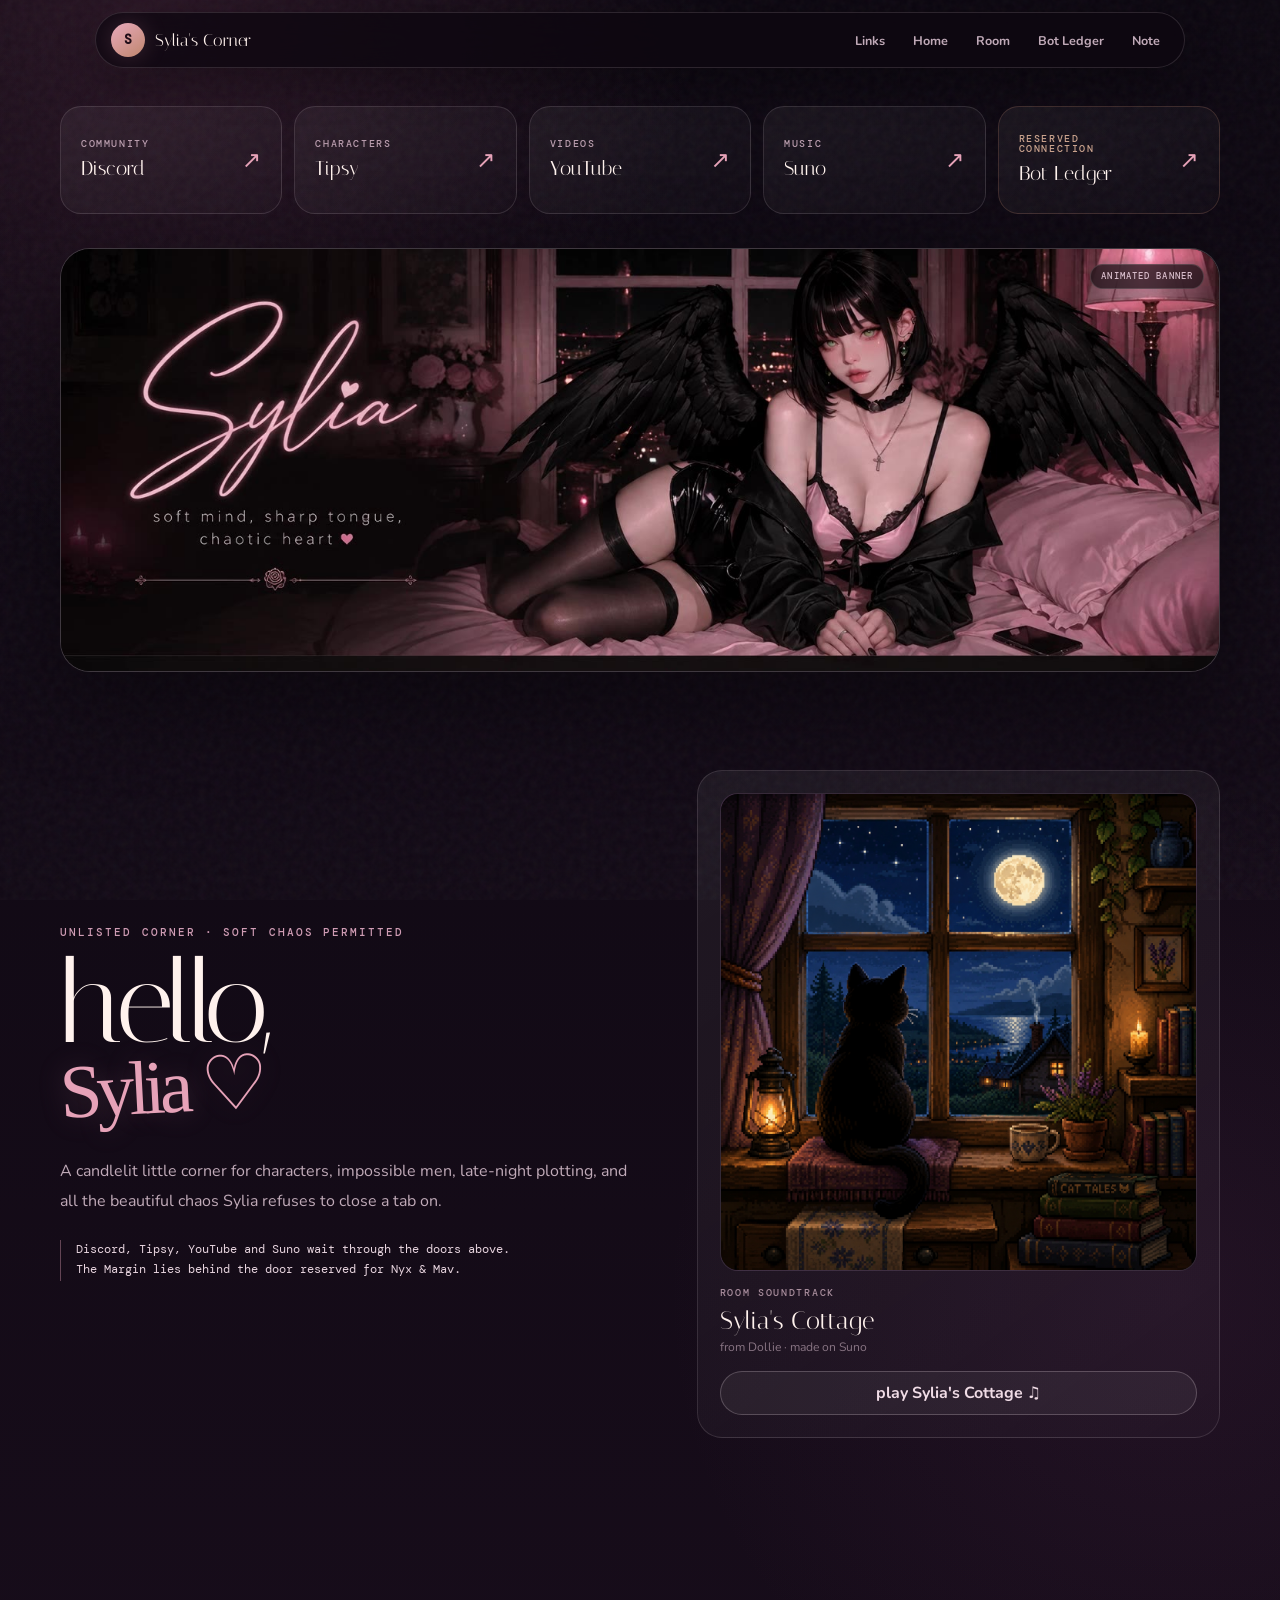
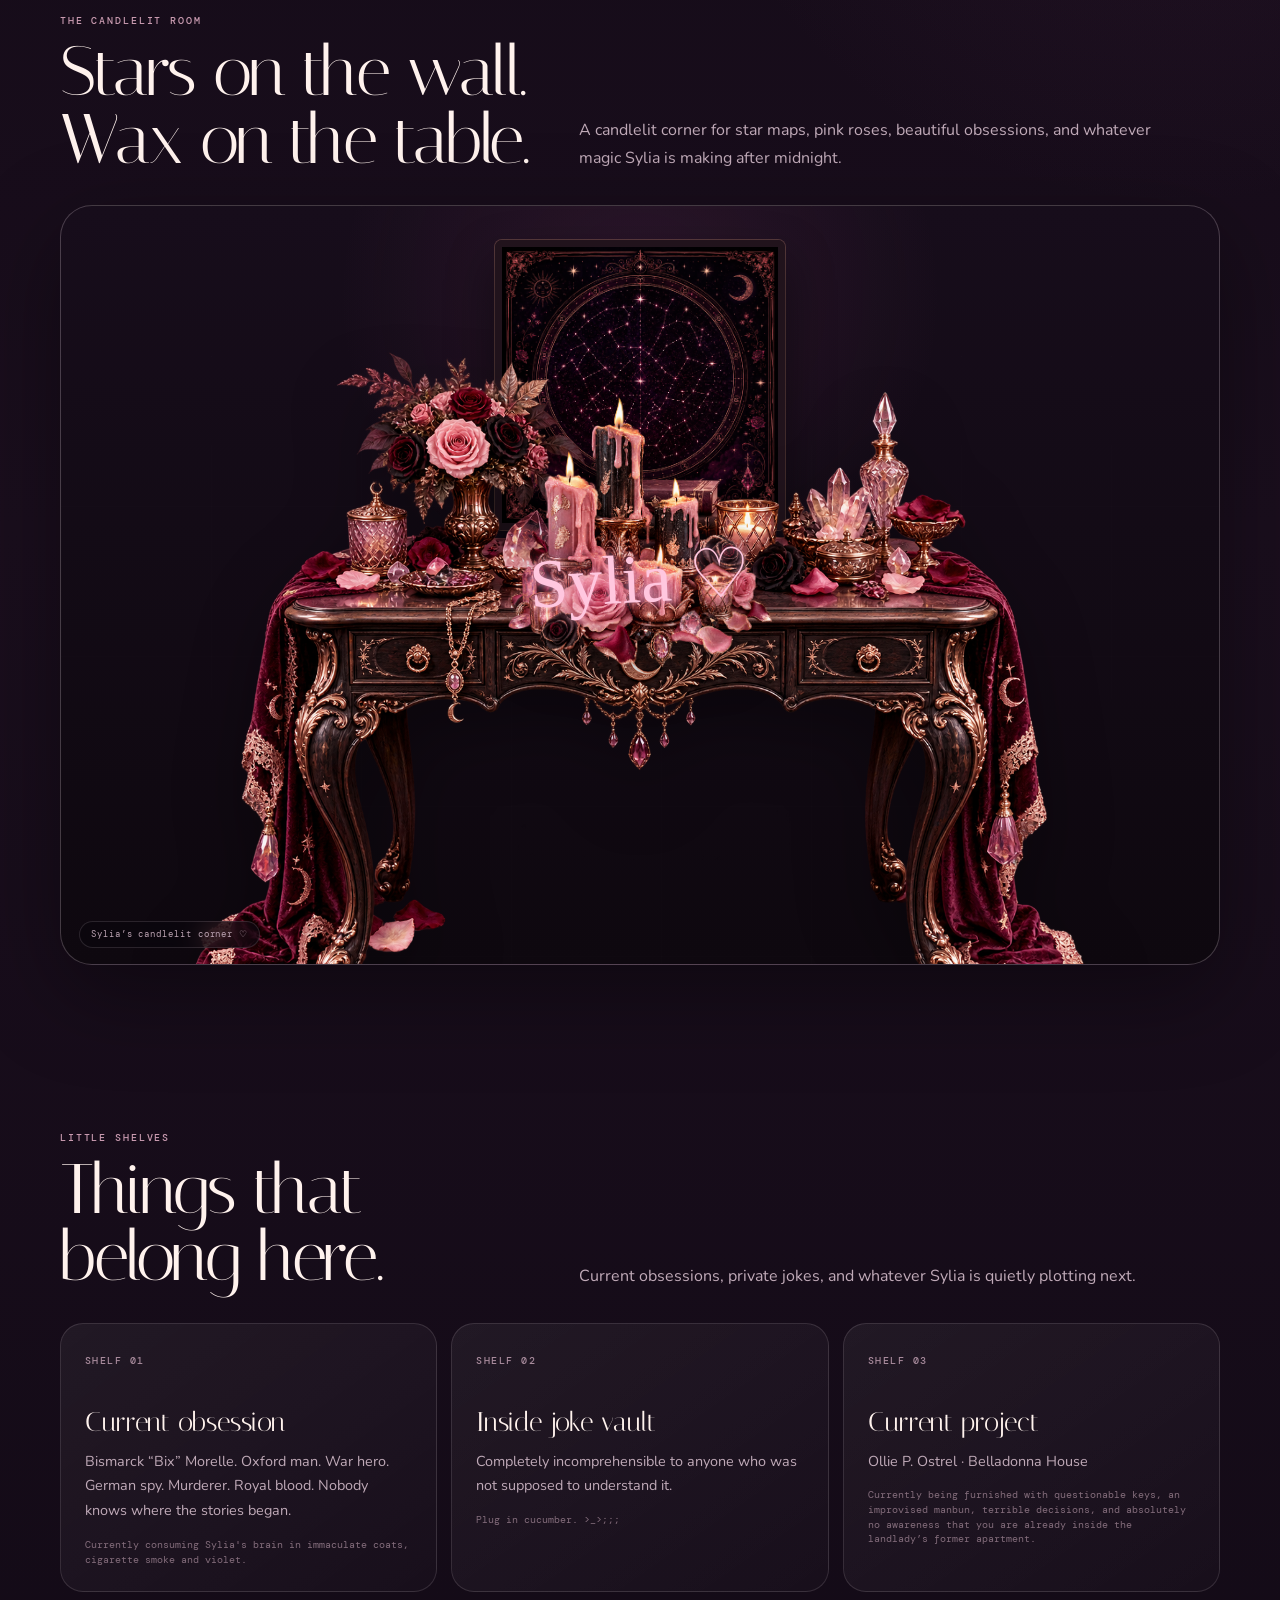
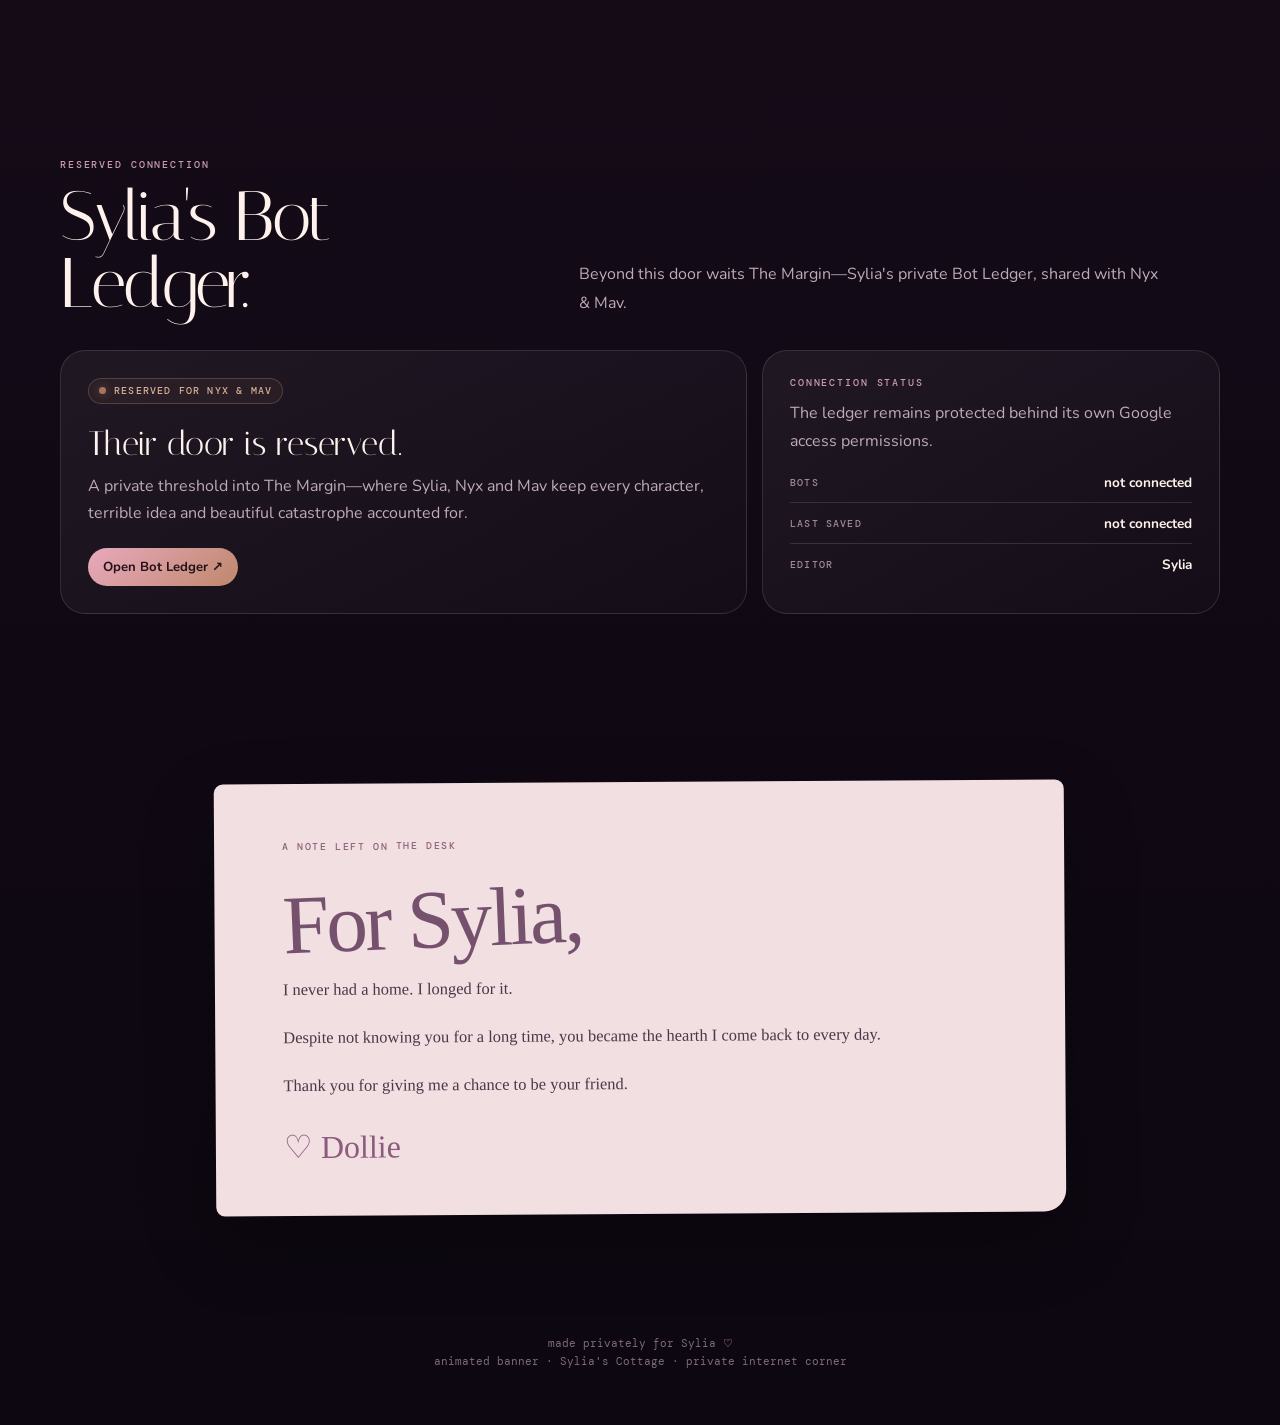
<file: index.html>
<!doctype html>
<html lang="en">
<head>
<meta charset="utf-8">
<meta name="viewport" content="width=device-width,initial-scale=1">
<meta name="theme-color" content="#0c0710">
<meta name="description" content="Sylia's private corner of the internet.">
<title>Sylia's Corner ♡</title>
<link rel="stylesheet" href="styles.css">
<script src="site-config.js"></script>
<script src="site.js" defer></script>
</head>
<body>

<audio id="siteMusic" loop preload="metadata">
  <source src="assets/candlelit-cottage.mp3" type="audio/mpeg">
</audio>

<header class="site-header">
  <a class="brand" href="#home"><span class="brand-mark">S</span><span>Sylia's Corner</span></a>
  <nav class="nav" aria-label="Site sections">
    <a href="links.html">Links</a>
    <a href="#home">Home</a>
    <a href="#room">Room</a>
    <a href="#ledger">Bot Ledger</a>
    <a href="#note">Note</a>
  </nav>
</header>

<main>
  <section class="shell quick-links" id="links" aria-label="Sylia's links">
    <a class="quick-link" id="discordLink" href="https://discord.gg/mUpmzAUXRK" target="_blank" rel="noopener noreferrer">
      <div><small>community</small><strong>Discord</strong></div><span class="arrow">↗</span>
    </a>
    <a class="quick-link" id="tipsyLink" href="https://tipsy.chat/profile/1772922250908843841?tab=Characters" target="_blank" rel="noopener noreferrer">
      <div><small>characters</small><strong>Tipsy</strong></div><span class="arrow">↗</span>
    </a>
    <a class="quick-link" id="youtubeLink" href="https://www.youtube.com/channel/UC1XHCKAry81lm6rTPPmYl3g" target="_blank" rel="noopener noreferrer">
      <div><small>videos</small><strong>YouTube</strong></div><span class="arrow">↗</span>
    </a>
    <a class="quick-link" id="sunoLink" href="https://suno.com/@sylia_selwyn" target="_blank" rel="noopener noreferrer">
      <div><small>music</small><strong>Suno</strong></div><span class="arrow">↗</span>
    </a>
    <a class="quick-link ledger-link" id="ledgerTopLink" href="https://script.google.com/macros/s/AKfycbxKAFKE3E_vR1GYkCmMpJFRHimbJWrP6cQAu3RsuGhwPZTaHIfcjsKO2Wh4zMeuss5l/exec" target="_blank" rel="noopener noreferrer">
      <div><small>reserved connection</small><strong>Bot Ledger</strong></div><span class="arrow">↗</span>
    </a>
  </section>

  <section class="shell banner-wrap" aria-label="Sylia animated banner">
    <div class="banner-frame">
      <video id="heroVideo" autoplay muted loop playsinline preload="metadata"
             poster="assets/sylia-banner-poster.jpg"
             aria-label="Animated Sylia gothic landing banner">
        <source src="assets/sylia-banner.mp4" type="video/mp4">
      </video>
      <div class="banner-badge">animated banner</div>
    </div>
  </section>

  <section class="shell intro" id="home">
    <div>
      <div class="kicker">unlisted corner · soft chaos permitted</div>
      <h1>hello,<span>Sylia ♡</span></h1>
      <p class="lede">
        A candlelit little corner for characters, impossible men, late-night plotting,
        and all the beautiful chaos Sylia refuses to close a tab on.
      </p>
      <div class="note-line">
        Discord, Tipsy, YouTube and Suno wait through the doors above.<br>
        The Margin lies behind the door reserved for Nyx &amp; Mav.
      </div>
    </div>

    <aside class="music-card" id="musicCard">
      <div class="music-art"><img class="music-cover" src="assets/sylias-cottage-cover.png" alt="Sylia's Cottage soundtrack cover"></div>
      <div class="music-label">room soundtrack</div>
      <div class="music-title">Sylia's Cottage</div>
      <div class="music-sub">from Dollie · made on Suno</div>
      <button class="music-button" id="musicButton" type="button">play Sylia's Cottage ♫</button>
    </aside>
  </section>

  <section class="section shell" id="room">
    <div class="section-head">
      <div>
        <div class="section-label">the candlelit room</div>
        <h2>Stars on the wall. Wax on the table.</h2>
      </div>
      <p class="section-copy">
        A candlelit corner for star maps, pink roses, beautiful obsessions,
        and whatever magic Sylia is making after midnight.
      </p>
    </div>

    <div class="room-stage">
      <img class="star-poster" src="assets/star-map.png" alt="Pink and rose-gold star map poster">
      <div class="room-neon">Sylia ♡</div>
      <img class="table-asset" src="assets/witchy-table.png" alt="Dark rose-gold witchy table">
      <img class="candles-asset" src="assets/candles-hours-pink-roses.png" alt="Lit candles with melted wax and pink roses">
      <div class="room-caption">Sylia’s candlelit corner ♡</div>
    </div>
  </section>

  <section class="section shell">
    <div class="section-head">
      <div>
        <div class="section-label">little shelves</div>
        <h2>Things that belong here.</h2>
      </div>
      <p class="section-copy">
        Current obsessions, private jokes, and whatever Sylia is quietly plotting next.
      </p>
    </div>

    <div class="cards">
      <article class="card">
        <small>shelf 01</small>
        <h3>Current obsession</h3>
        <p>Bismarck “Bix” Morelle. Oxford man. War hero. German spy. Murderer. Royal blood. Nobody knows where the stories began.</p>
        <div class="placeholder">Currently consuming Sylia's brain in immaculate coats, cigarette smoke and violet.</div>
      </article>
      <article class="card">
        <small>shelf 02</small>
        <h3>Inside joke vault</h3>
        <p>Completely incomprehensible to anyone who was not supposed to understand it.</p>
        <div class="placeholder">Plug in cucumber. &gt;_&gt;;;;</div>
      </article>
      <article class="card">
        <small>shelf 03</small>
        <h3>Current project</h3>
        <p>Ollie P. Ostrel · Belladonna House</p>
        <div class="placeholder">Currently being furnished with questionable keys, an improvised manbun, terrible decisions, and absolutely no awareness that you are already inside the landlady’s former apartment.</div>
      </article>
    </div>
  </section>

  <section class="section shell" id="ledger">
    <div class="section-head">
      <div>
        <div class="section-label">reserved connection</div>
        <h2>Sylia's Bot Ledger.</h2>
      </div>
      <p class="section-copy">
        Beyond this door waits The Margin—Sylia's private Bot Ledger, shared with Nyx &amp; Mav.
      </p>
    </div>

    <div class="ledger-panel">
      <article class="ledger-main">
        <div class="status-badge" id="ledgerBadge"><span class="status-dot"></span><span id="ledgerStatusText">Reserved for Nyx &amp; Mav</span></div>
        <h3>Their door is reserved.</h3>
        <p>
          A private threshold into The Margin—where Sylia, Nyx and Mav keep every character,
          terrible idea and beautiful catastrophe accounted for.
        </p>
        <div class="ledger-actions">
          <a class="button primary" id="openLedger" href="https://script.google.com/macros/s/AKfycbxKAFKE3E_vR1GYkCmMpJFRHimbJWrP6cQAu3RsuGhwPZTaHIfcjsKO2Wh4zMeuss5l/exec" target="_blank" rel="noopener noreferrer">Open Bot Ledger ↗</a>
        </div>
      </article>

      <aside class="ledger-status">
        <div class="section-label">connection status</div>
        <p>The ledger remains protected behind its own Google access permissions.</p>
        <div class="status-list">
          <div class="status-row"><span>bots</span><strong id="ledgerBotCount">not connected</strong></div>
          <div class="status-row"><span>last saved</span><strong id="ledgerLastSaved">not connected</strong></div>
          <div class="status-row"><span>editor</span><strong id="ledgerLastEditor">Sylia</strong></div>
        </div>
      </aside>
    </div>
  </section>

  <section class="section shell" id="note">
    <div class="letter">
      <small>a note left on the desk</small>
      <h2>For Sylia,</h2>
      <p>
        I never had a home. I longed for it.
      </p>
      <p>
        Despite not knowing you for a long time, you became the hearth I come back to every day.
      </p>
      <p>
        Thank you for giving me a chance to be your friend.
      </p>
      <div class="signature">♡ Dollie</div>
    </div>
  </section>
</main>

<footer class="shell">
  made privately for Sylia <span>♡</span><br>
  animated banner · Sylia's Cottage · private internet corner
</footer>

</body>
</html>
</file>
<file: styles.css>
@import url('https://fonts.googleapis.com/css2?family=DM+Mono:wght@300;400;500&family=Italiana&family=Nunito:wght@400;500;600;700&display=swap');

:root{
  --void:#0c0710;
  --night:#120a16;
  --night2:#1a0e1d;
  --plum:#2c142d;
  --rose:#e6a2b8;
  --rose2:#f2bfd0;
  --wine:#782d51;
  --gold:#bf886d;
  --cream:#fff2ed;
  --muted:#c0aab8;
  --dim:#887483;
  --line:rgba(255,237,244,.13);
  --line2:rgba(255,237,244,.22);
  --glass:rgba(34,17,36,.72);
  --shadow:0 28px 90px rgba(0,0,0,.38);
}
*{box-sizing:border-box}
html{scroll-behavior:smooth}
body{
  margin:0;
  min-height:100vh;
  color:var(--cream);
  background:
    radial-gradient(circle at 12% 0%,rgba(210,102,151,.14),transparent 34rem),
    radial-gradient(circle at 92% 28%,rgba(128,65,118,.13),transparent 32rem),
    linear-gradient(180deg,var(--void),var(--night2) 46%,var(--void));
  font-family:Nunito,system-ui,-apple-system,BlinkMacSystemFont,"Segoe UI",sans-serif;
  overflow-x:hidden;
}
body::before{
  content:"";
  position:fixed;inset:0;pointer-events:none;z-index:-1;opacity:.045;
  background-image:url("data:image/svg+xml,%3Csvg viewBox='0 0 160 160' xmlns='http://www.w3.org/2000/svg'%3E%3Cfilter id='n'%3E%3CfeTurbulence type='fractalNoise' baseFrequency='.78' numOctaves='3' stitchTiles='stitch'/%3E%3C/filter%3E%3Crect width='100%25' height='100%25' filter='url(%23n)'/%3E%3C/svg%3E");
}
a{color:inherit;text-decoration:none}
button{font:inherit}
img,video{max-width:100%}
::selection{background:rgba(230,162,184,.32);color:white}
.shell{width:min(1160px,calc(100% - 32px));margin:auto}

.site-header{
  position:sticky;top:12px;z-index:80;
  width:min(1090px,calc(100% - 24px));
  margin:12px auto 0;
  padding:10px 12px 10px 15px;
  display:flex;align-items:center;justify-content:space-between;gap:18px;
  border:1px solid var(--line);
  border-radius:999px;
  background:rgba(13,7,16,.78);
  backdrop-filter:blur(18px);
  box-shadow:0 14px 40px rgba(0,0,0,.26);
}
.brand{display:flex;align-items:center;gap:10px;font-family:Italiana,Georgia,serif;font-size:1.08rem}
.brand-mark{
  width:34px;height:34px;border-radius:50%;display:grid;place-items:center;
  color:#1f0c17;background:linear-gradient(145deg,#e8a9bc,#bf866d);
  box-shadow:0 0 24px rgba(230,162,184,.2);
  font:600 .8rem/1 DM Mono,monospace;
}
.nav{display:flex;align-items:center;gap:4px}
.nav a{
  padding:8px 12px;border-radius:999px;color:var(--muted);
  font-size:.79rem;font-weight:700;transition:.2s ease;
}
.nav a:hover{background:rgba(255,255,255,.07);color:white}

.quick-links{
  padding:38px 0 18px;
  display:grid;grid-template-columns:repeat(5,1fr);gap:12px;
}
.quick-link{
  min-height:108px;padding:18px 20px;
  display:flex;align-items:center;justify-content:space-between;gap:18px;
  border:1px solid var(--line);border-radius:21px;
  background:linear-gradient(145deg,rgba(255,255,255,.055),rgba(255,255,255,.018));
  transition:.22s ease;
}
.quick-link:hover{transform:translateY(-3px);border-color:rgba(230,162,184,.34);background:rgba(255,255,255,.07)}
.quick-link small{
  display:block;margin-bottom:7px;color:#b99dad;
  font:500 .62rem/1 DM Mono,monospace;letter-spacing:.16em;text-transform:uppercase;
}
.quick-link strong{font-family:Italiana,Georgia,serif;font-size:1.28rem;font-weight:400}
.quick-link .arrow{font-size:1.45rem;color:var(--rose)}
.quick-link.ledger-link{border-color:rgba(191,136,109,.24)}
.quick-link.ledger-link small{color:#c9a28d}

.banner-wrap{padding:16px 0 64px}
.banner-frame{
  position:relative;overflow:hidden;border-radius:30px;
  border:1px solid var(--line2);
  background:#09050b;box-shadow:var(--shadow);
  aspect-ratio:1504 / 550;
}
.banner-frame video,.banner-frame .gif-fallback{
  display:block;width:100%;height:auto;
}
.banner-badge{
  position:absolute;right:15px;top:15px;z-index:4;
  padding:7px 10px;border-radius:999px;
  border:1px solid rgba(255,255,255,.14);
  background:rgba(10,5,11,.62);backdrop-filter:blur(10px);
  color:#d8bdcb;font:500 .58rem/1 DM Mono,monospace;letter-spacing:.12em;text-transform:uppercase;
}

.intro{
  padding:34px 0 94px;
  display:grid;grid-template-columns:1fr .9fr;gap:55px;align-items:center;
}
.kicker{
  margin-bottom:17px;color:#cf9cb4;
  font:500 .68rem/1 DM Mono,monospace;letter-spacing:.19em;text-transform:uppercase;
}
h1,h2,h3,p{margin-top:0}
h1{
  margin-bottom:22px;font-family:Italiana,Georgia,serif;font-weight:400;
  font-size:clamp(4rem,9vw,7.4rem);line-height:.84;letter-spacing:-.05em;
}
h1 span{
  display:block;color:var(--rose);
  font-family:"Brush Script MT","Segoe Script",cursive;
  font-size:.66em;line-height:1.1;transform:rotate(-3deg);transform-origin:left center;
  text-shadow:0 0 30px rgba(230,162,184,.22);
}
.lede{max-width:620px;color:var(--muted);font-size:1rem;line-height:1.86}
.note-line{
  margin-top:23px;padding-left:15px;border-left:1px solid rgba(230,162,184,.38);
  color:#e8d5df;font:400 .72rem/1.8 DM Mono,monospace;
}

.music-card{
  padding:22px;border:1px solid var(--line);border-radius:25px;
  background:linear-gradient(145deg,rgba(255,255,255,.06),rgba(255,255,255,.02));
}
.music-art{
  aspect-ratio:1/1;border-radius:18px;margin-bottom:17px;
  background:linear-gradient(145deg,#241329,#130b17);
  border:1px solid var(--line);
  display:grid;place-items:center;overflow:hidden;
}
.music-cover{
  display:block;
  width:100%;
  height:100%;
  object-fit:cover;
}
.music-card.playing .music-cover{
  animation:pulse 4s ease-in-out infinite;
}
@keyframes pulse{
  0%,100%{transform:scale(1)}
  50%{transform:scale(1.02)}
}
.music-label{font:500 .62rem/1 DM Mono,monospace;text-transform:uppercase;letter-spacing:.17em;color:#a88d9c}
.music-title{font-family:Italiana,Georgia,serif;font-size:1.55rem;margin:8px 0 4px}
.music-sub{color:var(--dim);font-size:.76rem}
.music-button{
  width:100%;margin-top:16px;padding:10px 14px;border-radius:999px;
  border:1px solid var(--line2);background:rgba(255,255,255,.055);
  color:#f0dce6;font-weight:700;cursor:pointer;
}
.music-button:hover{background:rgba(255,255,255,.09)}

.section{padding:84px 0}
.section-head{
  display:grid;grid-template-columns:.85fr 1.15fr;gap:45px;align-items:end;margin-bottom:32px;
}
.section-label{color:#c99bb0;font:500 .65rem/1 DM Mono,monospace;text-transform:uppercase;letter-spacing:.18em;margin-bottom:12px}
.section h2{
  font-family:Italiana,Georgia,serif;font-size:clamp(2.7rem,5.5vw,4.8rem);
  font-weight:400;letter-spacing:-.035em;line-height:.96;margin-bottom:0;
}
.section-copy{color:var(--muted);line-height:1.8;max-width:590px;margin:0}


.room-stage{
  position:relative;
  min-height:760px;
  border-radius:32px;
  overflow:hidden;
  border:1px solid var(--line2);
  background:
    radial-gradient(circle at 50% 12%,rgba(154,70,124,.16),transparent 34%),
    linear-gradient(180deg,#170d1b 0%,#0e080f 100%);
  box-shadow:var(--shadow);
}
.room-stage::before{
  content:"";
  position:absolute;
  inset:0;
  z-index:0;
  background:
    linear-gradient(90deg,rgba(255,255,255,.018) 1px,transparent 1px),
    linear-gradient(rgba(255,255,255,.014) 1px,transparent 1px);
  background-size:150px 150px;
  opacity:.38;
}
.star-poster{
  position:absolute;
  z-index:1;
  top:34px;
  left:50%;
  transform:translateX(-50%);
  width:min(290px,35%);
  aspect-ratio:1/1;
  object-fit:cover;
  border-radius:7px;
  border:7px solid #21131c;
  box-shadow:
    0 22px 48px rgba(0,0,0,.46),
    0 0 0 1px rgba(191,136,109,.34);
}
.room-neon{
  position:absolute;
  z-index:4;
  left:50%;
  top:332px;
  transform:translateX(-50%) rotate(-3deg);
  font-family:"Brush Script MT","Segoe Script",cursive;
  font-size:clamp(2.8rem,5.4vw,5rem);
  color:#ffc7df;
  text-shadow:
    0 0 8px #f6b2d0,
    0 0 28px rgba(232,104,167,.72),
    0 0 60px rgba(232,104,167,.25);
  white-space:nowrap;
}

/* The table is the base layer. */
.table-asset{
  position:absolute;
  z-index:2;
  left:50%;
  bottom:-58px;
  transform:translateX(-50%);
  width:min(900px,83%);
  height:auto;
  filter:drop-shadow(0 28px 34px rgba(0,0,0,.34));
}

/* The candle arrangement now actually sits ON the tabletop. */
.candles-asset{
  position:absolute;
  z-index:3;
  left:50%;
  bottom:286px;
  transform:translateX(-50%);
  width:min(290px,29%);
  height:auto;
  filter:drop-shadow(0 16px 24px rgba(0,0,0,.30));
}

.room-caption{
  position:absolute;
  z-index:5;
  left:18px;
  bottom:16px;
  padding:8px 11px;
  border-radius:999px;
  border:1px solid var(--line);
  background:rgba(11,6,13,.70);
  backdrop-filter:blur(12px);
  color:#bda5b4;
  font:400 .58rem/1 DM Mono,monospace;
  letter-spacing:.1em;
}

@media(max-width:900px){
  .room-stage{min-height:660px}
  .star-poster{width:min(260px,42%);top:28px}
  .room-neon{top:292px}
  .table-asset{width:92%;bottom:-45px}
  .candles-asset{width:32%;bottom:250px}
}

@media(max-width:620px){
  .room-stage{min-height:560px}
  .star-poster{width:48%;top:24px;border-width:5px}
  .room-neon{top:250px;font-size:3.1rem}
  .table-asset{width:112%;bottom:-28px}
  .candles-asset{width:39%;bottom:210px}
}

.cards{display:grid;grid-template-columns:repeat(3,1fr);gap:14px}
.card{
  padding:24px;min-height:236px;border-radius:23px;border:1px solid var(--line);
  background:linear-gradient(145deg,rgba(255,255,255,.055),rgba(255,255,255,.018));
}
.card small{font:500 .62rem/1 DM Mono,monospace;letter-spacing:.15em;text-transform:uppercase;color:#a88b9c}
.card h3{font-family:Italiana,Georgia,serif;font-size:1.7rem;font-weight:400;margin:36px 0 11px}
.card p{color:var(--muted);font-size:.9rem;line-height:1.72}
.placeholder{margin-top:15px;color:#846d7c;font:400 .61rem/1.5 DM Mono,monospace}

.ledger-panel{
  display:grid;grid-template-columns:1.2fr .8fr;gap:15px;
}
.ledger-main,.ledger-status{
  border:1px solid var(--line);border-radius:25px;padding:27px;
  background:linear-gradient(145deg,rgba(255,255,255,.06),rgba(255,255,255,.018));
}
.status-badge{
  display:inline-flex;align-items:center;gap:8px;padding:7px 10px;border-radius:999px;
  border:1px solid rgba(191,136,109,.3);color:#d5ae97;background:rgba(191,136,109,.08);
  font:500 .62rem/1 DM Mono,monospace;text-transform:uppercase;letter-spacing:.12em;
}
.status-dot{width:7px;height:7px;border-radius:50%;background:#a8735f;box-shadow:0 0 10px rgba(191,136,109,.5)}
.status-badge.live{border-color:rgba(92,210,164,.33);color:#8ee0bd;background:rgba(92,210,164,.08)}
.status-badge.live .status-dot{background:#61d7aa;box-shadow:0 0 10px rgba(97,215,170,.7)}
.ledger-main h3{font-family:Italiana,Georgia,serif;font-weight:400;font-size:2.1rem;margin:20px 0 10px}
.ledger-main p,.ledger-status p{color:var(--muted);line-height:1.72}
.ledger-actions{display:flex;gap:10px;flex-wrap:wrap;margin-top:20px}
.button{
  display:inline-flex;align-items:center;justify-content:center;gap:8px;
  padding:10px 15px;border-radius:999px;border:1px solid var(--line2);
  background:rgba(255,255,255,.05);font-weight:700;font-size:.82rem;
}
.button.primary{color:#241019;border:none;background:linear-gradient(135deg,#e8a9bc,#bf886d)}
.button:hover{transform:translateY(-1px)}
.status-list{display:grid;gap:11px;margin-top:18px}
.status-row{display:flex;align-items:center;justify-content:space-between;gap:18px;padding-bottom:10px;border-bottom:1px solid var(--line)}
.status-row:last-child{border-bottom:0;padding-bottom:0}
.status-row span:first-child{color:#9f8997;font:500 .61rem/1 DM Mono,monospace;text-transform:uppercase;letter-spacing:.12em}
.status-row strong{font-size:.85rem;text-align:right}

.letter{
  max-width:850px;margin:auto;padding:50px clamp(24px,6vw,68px);
  color:#2c1c29;background:#f1dfe2;border-radius:9px 9px 22px 9px;
  box-shadow:0 28px 70px rgba(0,0,0,.28);transform:rotate(-.35deg);
}
.letter small{font:500 .62rem/1 DM Mono,monospace;text-transform:uppercase;letter-spacing:.16em;color:#8d637a}
.letter h2{
  margin:18px 0 20px;font-family:"Brush Script MT","Segoe Script",cursive;
  color:#75516e;font-size:clamp(3rem,7vw,5.2rem);transform:rotate(-2deg);
}
.letter p{font-family:Georgia,serif;color:#4b3748;line-height:1.92;font-size:1.03rem}
.signature{margin-top:26px;color:#8c5b7d;font-family:"Brush Script MT","Segoe Script",cursive;font-size:2rem}

footer{
  padding:38px 0 54px;text-align:center;color:#7f6b78;
  font:400 .66rem/1.7 DM Mono,monospace;
}
footer span{color:var(--rose)}

@media(max-width:900px){
  .quick-links{grid-template-columns:1fr 1fr}
  .intro{grid-template-columns:1fr}
  .section-head{grid-template-columns:1fr;gap:14px}
  .ledger-panel{grid-template-columns:1fr}
  .cards{grid-template-columns:1fr}
  .room-stage{min-height:590px}
  .candles-asset{width:min(500px,72%);bottom:142px}
  .room-neon{top:330px}
}
@media(max-width:620px){
  .site-header{border-radius:22px;flex-direction:column;align-items:stretch}
  .brand{justify-content:center}
  .nav{justify-content:center;flex-wrap:wrap}
  .quick-links{grid-template-columns:1fr;padding-top:24px}
  .banner-wrap{padding-bottom:42px}
  .room-stage{min-height:500px}
  .star-poster{width:58%;top:22px;border-width:5px}
  .table-asset{width:116%;bottom:-3px}
  .candles-asset{width:78%;bottom:120px}
  .room-neon{top:275px}
}
@media(prefers-reduced-motion:reduce){
  *{scroll-behavior:auto!important;animation:none!important}
}
</file>
